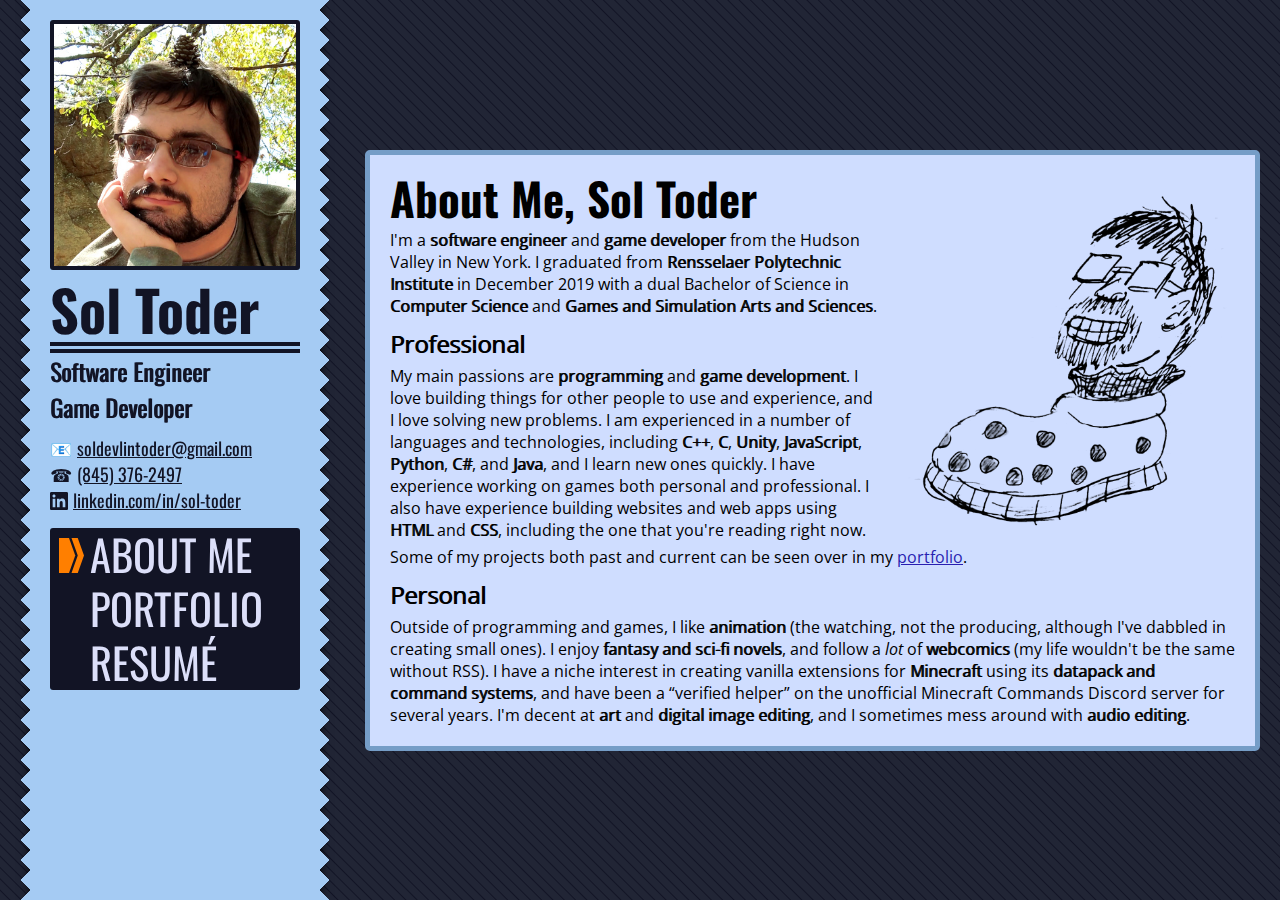
<file: index.html>
<!DOCTYPE html>
<html>
<head>
	<meta charset="UTF-8">
	<title>Sol Toder</title>
	<link href="https://fonts.googleapis.com/css?family=Open+Sans|Oswald" rel="stylesheet">
	<link rel="stylesheet" type="text/css" href="/res/style.css">
	<link rel="shortcut icon" href="/favicon.png">
	<script async src="https://platform.twitter.com/widgets.js"></script>
	<meta name="viewport" content="width=device-width, initial-scale=1.0">
	<meta itemprop="gen-timestamp" content="1595540231.609218">
</head>
<body>
	<header id="sidebar">
		<img src="/img/me.jpg" alt="My handsome mug">
		<div class="personal-info">
			<h1>Sol Toder</h1>
			<h2 class="job-title">Software Engineer</h2>
			<h2 class="job-title">Game Developer</h2>
			<div class="contact">
				<a href="mailto:soldevlintoder@gmail.com">soldevlintoder@gmail.com</a>
				<a href="tel:+1-845-376-2497">(845) 376-2497</a>
				<a href="https://www.linkedin.com/in/sol-toder/">linkedin.com/in/sol-toder</a>
			</div>
		</div>
		<nav id="navbar" class="static-chevron">
			<div class="selector"></div>
			<a href="/" class="current">ABOUT ME</a>
			<a href="/portfolio">PORTFOLIO</a>
			<a href="/resume">RESUMÉ</a>
		</nav>
	</header>
	<div id="page-wrapper">
		<div class="loading-bar-wrapper">
			<div class="loading-bar-text">LOADING</div>
			<div class="loading-bar-bg"><div class="loading-bar"></div></div>
		</div>
		<main id="page">
<article class="images-right">
	<img src="/img/crocman.png">
	<h1>About Me, Sol Toder</h1>
	<main>
		<p>
		I'm a <strong>software engineer</strong> and <strong>game developer</strong> from the Hudson Valley in New York. I graduated from <strong>Rensselaer Polytechnic Institute</strong> in December 2019 with a dual Bachelor of Science in <strong>Computer Science</strong> and <strong>Games and Simulation Arts and Sciences</strong>.
		</p>
		<h2>Professional</h2>
		<p>
		My main passions are <strong>programming</strong> and <strong>game development</strong>. I love building things for other people to use and experience, and I love solving new problems. I am experienced in a number of languages and technologies, including <strong>C++</strong>, <strong>C</strong>, <strong>Unity</strong>, <strong>JavaScript</strong>, <strong>Python</strong>, <strong>C#</strong>, and <strong>Java</strong>, and I learn new ones quickly. I have experience working on games both personal and professional. I also have experience building websites and web apps using <strong>HTML</strong> and <strong>CSS</strong>, including the one that you're reading right now.
		</p>
		<p>
		Some of my projects both past and current can be seen over in my <a href="/portfolio">portfolio</a>.
		</p>
		<h2>Personal</h2>
		<p>
		Outside of programming and games, I like <strong>animation</strong> (the watching, not the producing, although I've dabbled in creating small ones). I enjoy <strong>fantasy and sci-fi novels</strong>, and follow a <em>lot</em> of <strong>webcomics</strong> (my life wouldn't be the same without RSS). I have a niche interest in creating vanilla extensions for <strong>Minecraft</strong> using its <strong>datapack and command systems</strong>, and have been a “verified helper” on the unofficial Minecraft Commands Discord server for several years. I'm decent at <strong>art</strong> and <strong>digital image editing</strong>, and I sometimes mess around with <strong>audio editing</strong>.
		</p>
	</main>
</article>
		</main>
	</div>
	<script src="/res/dynamic-navbar.js"></script>
</body>
</html>
</file>
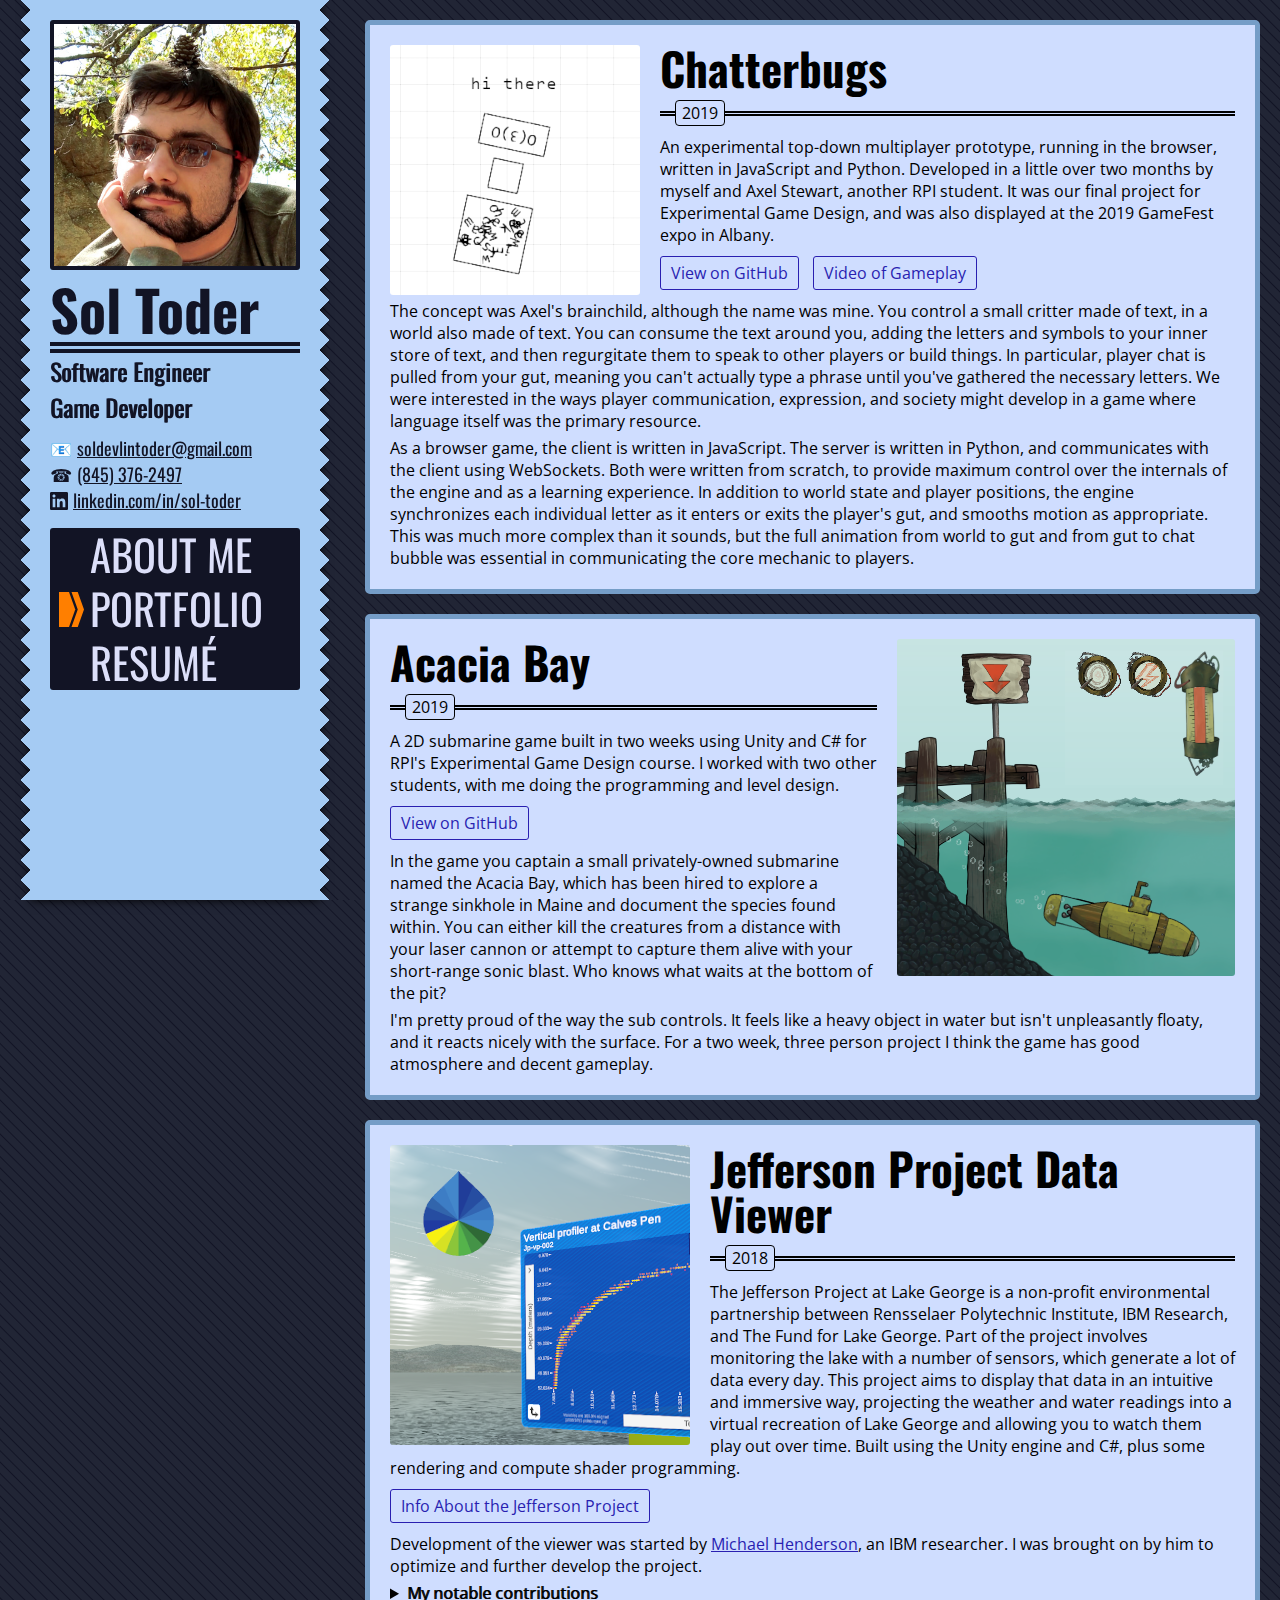
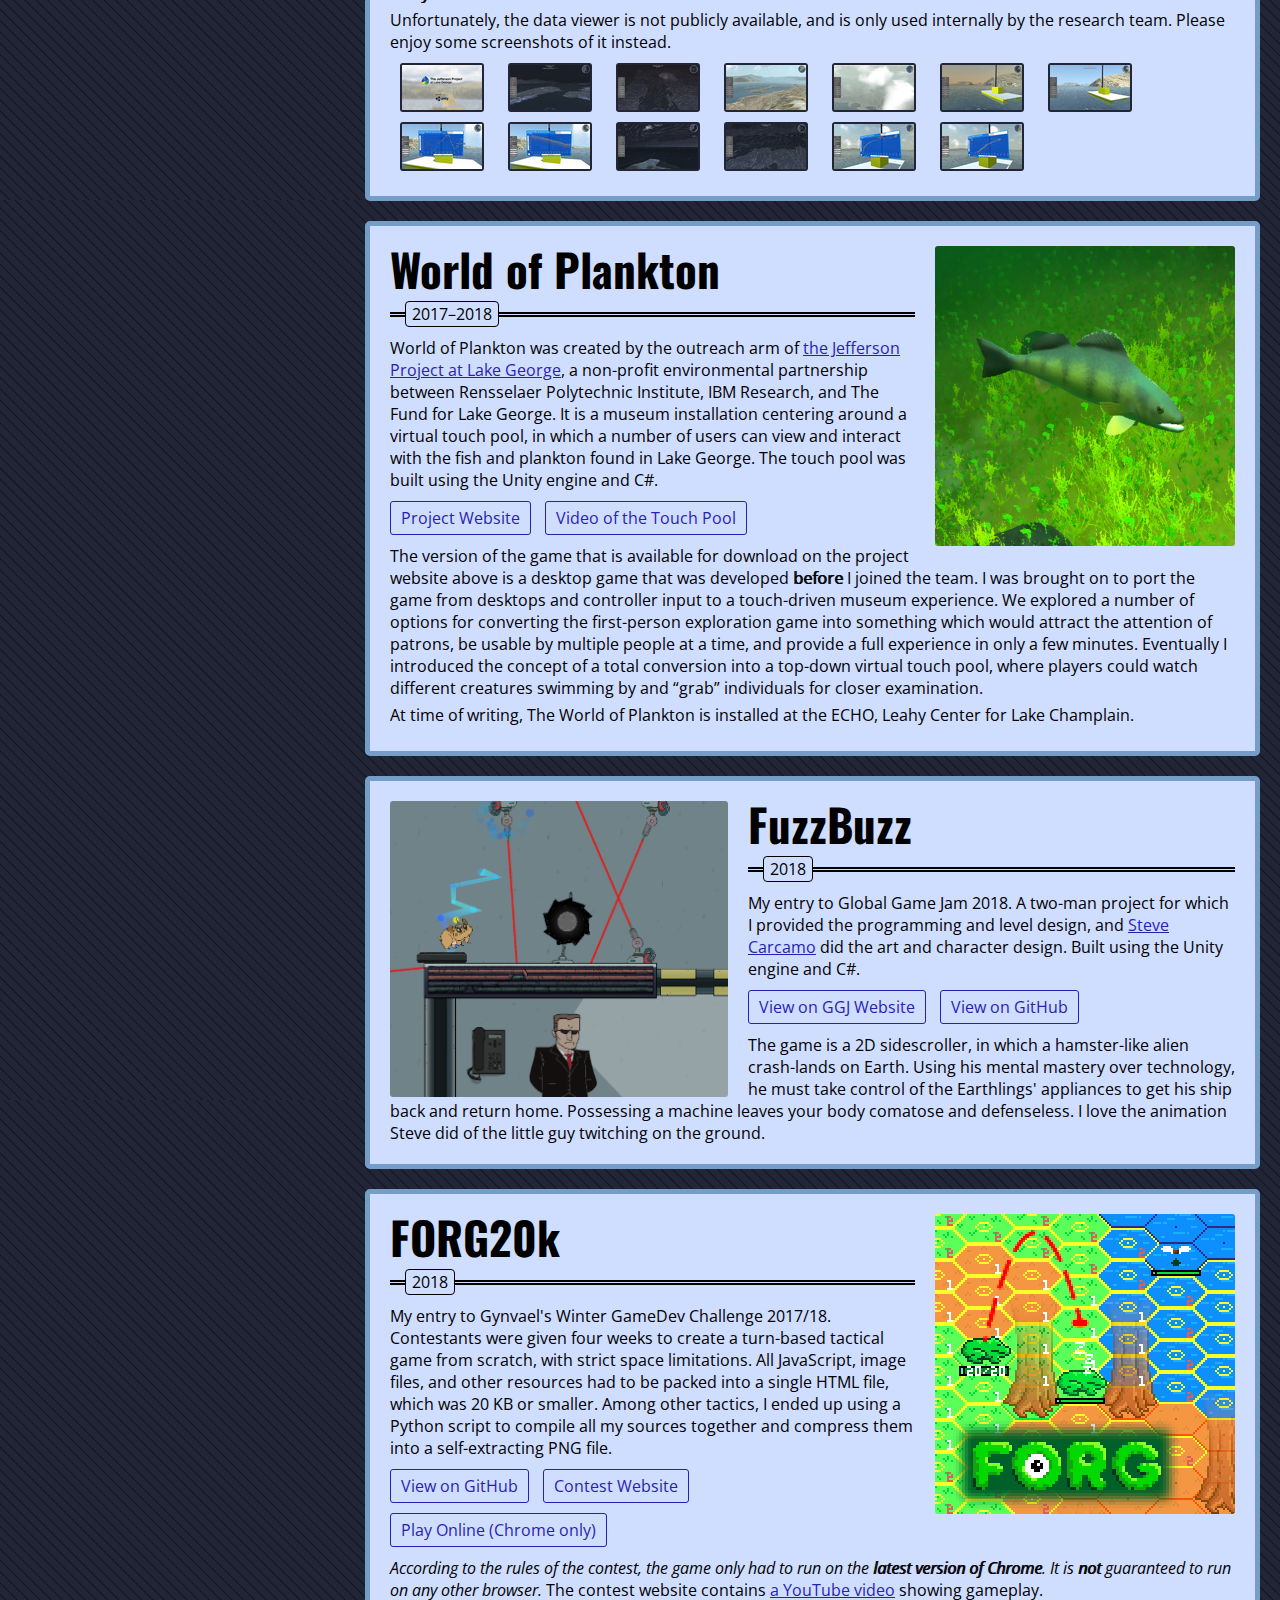
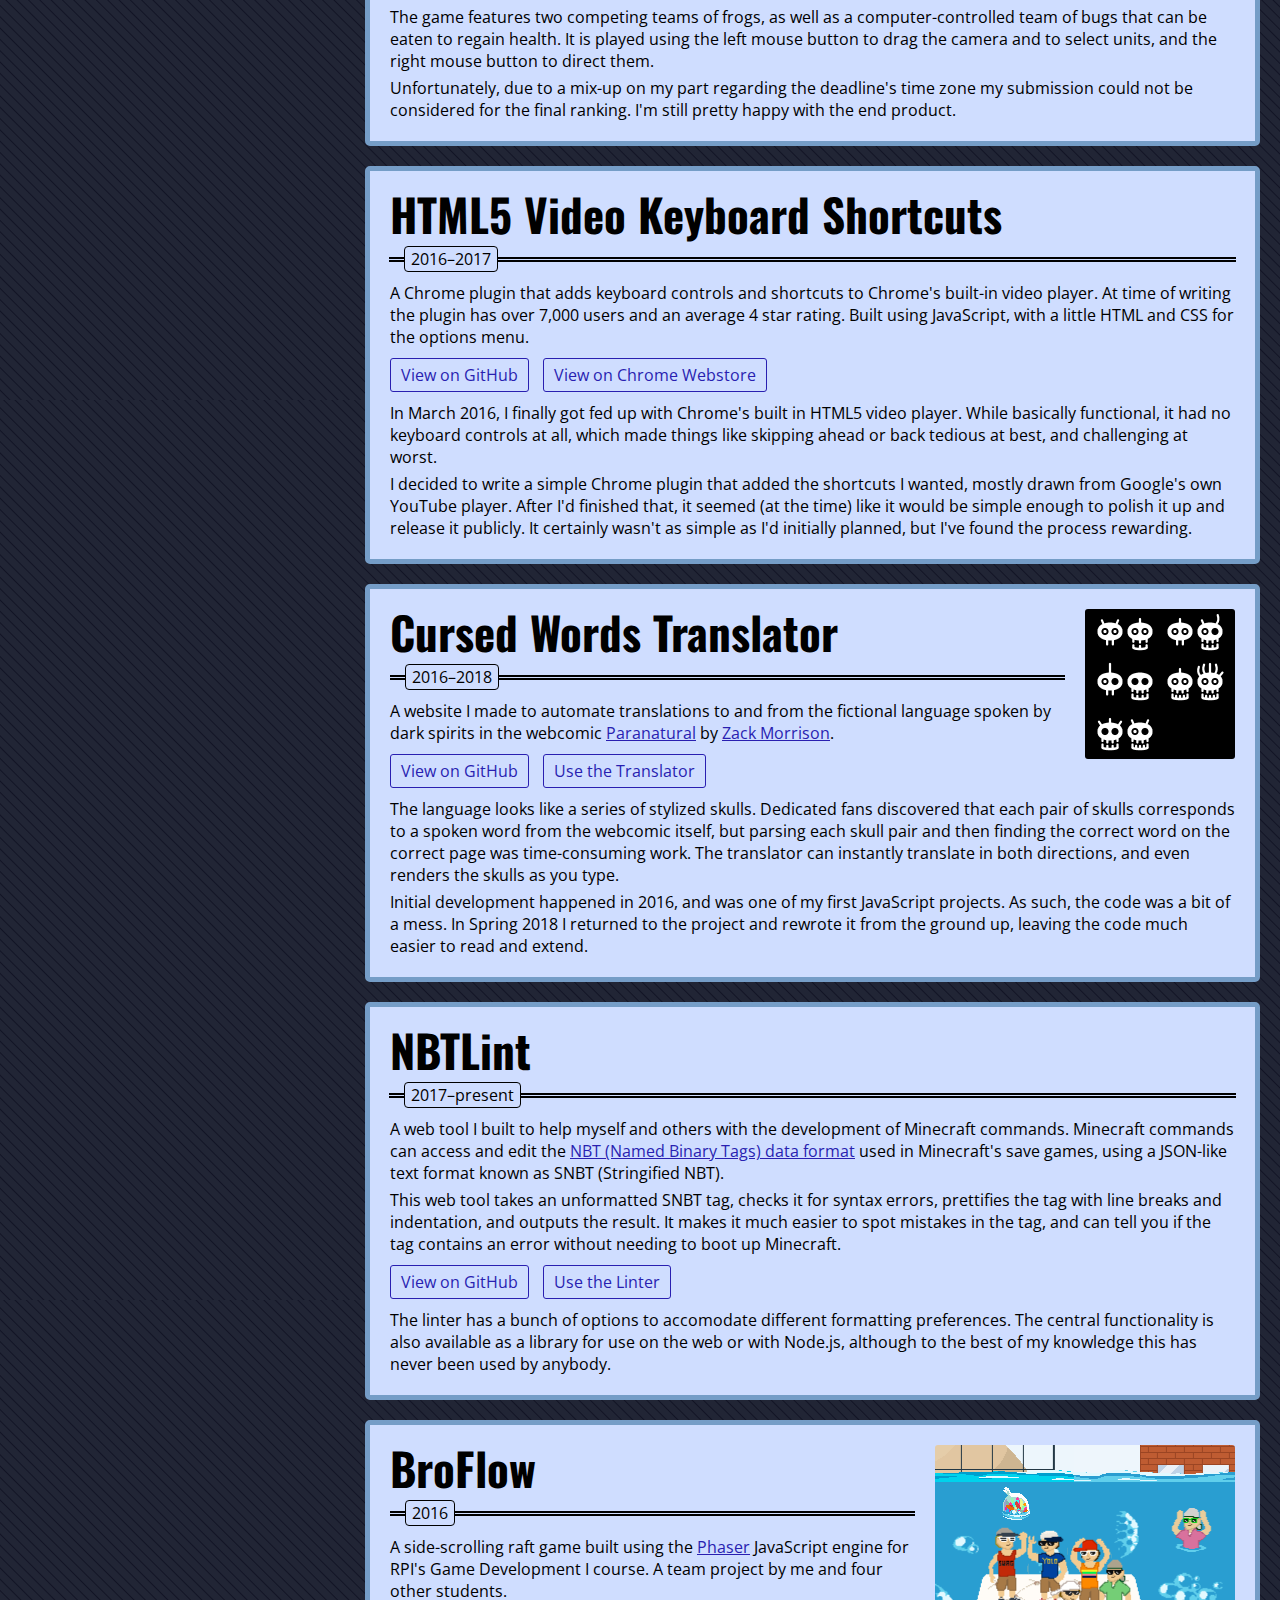
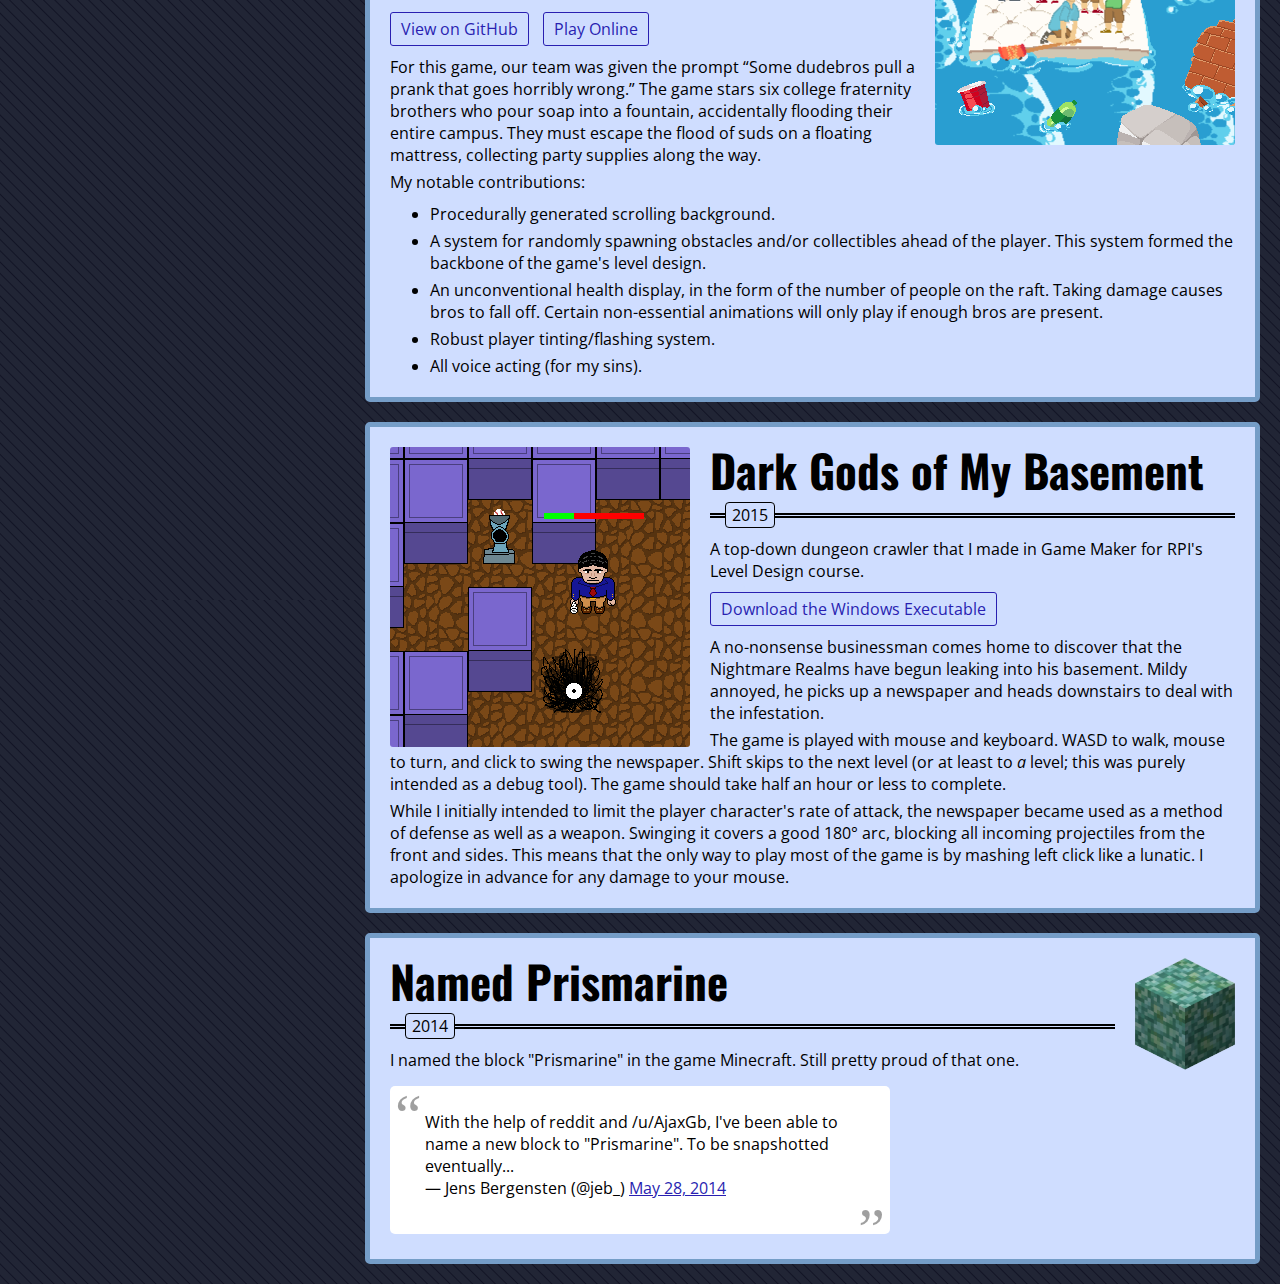
<file: portfolio/index.html>
<!DOCTYPE html>
<html>
<head>
	<meta charset="UTF-8">
	<title>Sol Toder</title>
	<link href="https://fonts.googleapis.com/css?family=Open+Sans|Oswald" rel="stylesheet">
	<link rel="stylesheet" type="text/css" href="/res/style.css">
	<link rel="shortcut icon" href="/favicon.png">
	<script async src="https://platform.twitter.com/widgets.js"></script>
	<meta name="viewport" content="width=device-width, initial-scale=1.0">
	<meta itemprop="gen-timestamp" content="1602022546.458305">
</head>
<body>
	<header id="sidebar">
		<img src="/img/me.jpg" alt="My handsome mug">
		<div class="personal-info">
			<h1>Sol Toder</h1>
			<h2 class="job-title">Software Engineer</h2>
			<h2 class="job-title">Game Developer</h2>
			<div class="contact">
				<a href="mailto:soldevlintoder@gmail.com">soldevlintoder@gmail.com</a>
				<a href="tel:+1-845-376-2497">(845) 376-2497</a>
				<a href="https://www.linkedin.com/in/sol-toder/">linkedin.com/in/sol-toder</a>
			</div>
		</div>
		<nav id="navbar" class="static-chevron">
			<div class="selector"></div>
			<a href="/">ABOUT ME</a>
			<a href="/portfolio" class="current">PORTFOLIO</a>
			<a href="/resume">RESUMÉ</a>
		</nav>
	</header>
	<div id="page-wrapper">
		<div class="loading-bar-wrapper">
			<div class="loading-bar-text">LOADING</div>
			<div class="loading-bar-bg"><div class="loading-bar"></div></div>
		</div>
		<main id="page">
<article>
	<img src="/img/portfolio/chatterbugs.png">
	<h1>Chatter&shy;bugs</h1>
	<div class="divider-label">
		<time>2019</time>
	</div>
	<main>
		<p>
			An experimental top-down multiplayer prototype, running in the browser, written in JavaScript and Python. Developed in a little over two months by myself and Axel Stewart, another RPI student. It was our final project for Experimental Game Design, and was also displayed at the 2019 GameFest expo in Albany.
		</p>
		<p>
		<a class="small-button" href="https://github.com/AjaxGb/Chatterbugs">
			View on GitHub
		</a>
		<a class="small-button" href="/res/chatterbugs-gameplay.mp4">
			Video of Gameplay
		</a>
		</p>
		<p>
			The concept was Axel's brainchild, although the name was mine. You control a small critter made of text, in a world also made of text. You can consume the text around you, adding the letters and symbols to your inner store of text, and then regurgitate them to speak to other players or build things. In particular, player chat is pulled from your gut, meaning you can't actually type a phrase until you've gathered the necessary letters. We were interested in the ways player communication, expression, and society might develop in a game where language itself was the primary resource.
		</p>
		<p>
			As a browser game, the client is written in JavaScript. The server is written in Python, and communicates with the client using WebSockets. Both were written from scratch, to provide maximum control over the internals of the engine and as a learning experience. In addition to world state and player positions, the engine synchronizes each individual letter as it enters or exits the player's gut, and smooths motion as appropriate. This was much more complex than it sounds, but the full animation from world to gut and from gut to chat bubble was essential in communicating the core mechanic to players.
		</p>
	</main>
</article>
<article>
	<img src="/img/portfolio/acacia-bay.png">
	<h1>Acacia Bay</h1>
	<div class="divider-label">
		<time>2019</time>
	</div>
	<main>
		<p>
			A 2D submarine game built in two weeks using Unity and C# for RPI's Experimental Game Design course. I worked with two other students, with me doing the programming and level design.
		</p>
		<p>
		<a class="small-button" href="https://github.com/AjaxGb/Murkwater-Curiosities">
			View on GitHub
		</a>
		</p>
		<p>
			In the game you captain a small privately-owned submarine named the Acacia Bay, which has been hired to explore a strange sinkhole in Maine and document the species found within. You can either kill the creatures from a distance with your laser cannon or attempt to capture them alive with your short-range sonic blast. Who knows what waits at the bottom of the pit?
		</p>
		<p>
			I'm pretty proud of the way the sub controls. It feels like a heavy object in water but isn't unpleasantly floaty, and it reacts nicely with the surface. For a two week, three person project I think the game has good atmosphere and decent gameplay.
		</p>
	</main>
</article>
<article>
	<img src="/img/portfolio/jeff-proj.png">
	<h1>Jefferson Project Data Viewer</h1>
	<div class="divider-label">
		<time>2018</time>
	</div>
	<main>
		<p>
			The Jefferson Project at Lake George is a non-profit environmental partnership between Rensselaer Polytechnic Institute, IBM Research, and The Fund for Lake George. Part of the project involves monitoring the lake with a number of sensors, which generate a lot of data every day. This project aims to display that data in an intuitive and immersive way, projecting the weather and water readings into a virtual recreation of Lake George and allowing you to watch them play out over time. Built using the Unity engine and C#, plus some rendering and compute shader programming.
		</p>
		<p>
		<a class="small-button" href="https://jeffersonproject.rpi.edu/about">
			Info About the Jefferson Project
		</a>
		</p>
		<p>
			Development of the viewer was started by <a href="https://researcher.watson.ibm.com/researcher/view.php?person=us-mhender">Michael Henderson</a>, an IBM researcher. I was brought on by him to optimize and further develop the project.
		</p>
		<details>
		<summary class="colon-summary">My notable contributions</summary>
		<ul>
			<li>Greatly optimized the terrain system, which was one of the main performance bottlenecks. The terrain system uses high-resolution draped terrain images pulled from a remote server, rather than the texture splatting more commonly seen in games. This made balancing looks, network speeds, memory usage, and GPU bandwidth a challenge. By improving chunk sizing and resizing, caching, data structures, and mesh creation, I was able to make it run at a consistent framerate on target systems.</li>
			<li>Greatly optimized the system used for drawing wind and water currents. The updated system makes heavy use of the GPU for updating and rendering particles, leading to an extreme improvement in performance.</li>
			<li>Optimized and improved the system that placed points of interest in the world, such as sensor platforms. PoI are now created dynamically based on data from the remote server instead of placed by hand, meaning that new sensors will be automatically integrated.</li>
			<li>Added completely new holographic displays to all sensor platforms, allowing users to easily bring up a graph of any value the sensor tracks. The graph can display the progression of a value over time, or compare two different values.</li>
			<li>Added the ability for the automatic progression of time to halt and wait for necessary resources to load.</li>
			<li>Redesigned a large part of the UI for better looks, user experience, and performance. This includes redesigning the date/time selector and the mini map, and creating the compass rose at the bottom and the "Waiting for" display at the top.</li>
			<li>Integrated a day-night cycle and weather plugin with the existing date and time system.</li>
			<li>Began work on displaying the cloud density data. The current system uses horizontal slices, but I was looking into a raytraced rendering system.</li>
		</ul>	
		</details>
		<p>
		Unfortunately, the data viewer is not publicly available, and is only used internally by the research team. Please enjoy some screenshots of it instead.
		</p>
		<p class="gallery">
			<a href="/img/screenshots/jp-viewer/jp1.jpg">
				<img src="/img/screenshots/jp-viewer/th-jp1.jpg">
			</a>
			<a href="/img/screenshots/jp-viewer/jp2.jpg">
				<img src="/img/screenshots/jp-viewer/th-jp2.jpg">
			</a>
			<a href="/img/screenshots/jp-viewer/jp3.jpg">
				<img src="/img/screenshots/jp-viewer/th-jp3.jpg">
			</a>
			<a href="/img/screenshots/jp-viewer/jp4.jpg">
				<img src="/img/screenshots/jp-viewer/th-jp4.jpg">
			</a>
			<a href="/img/screenshots/jp-viewer/jp5.jpg">
				<img src="/img/screenshots/jp-viewer/th-jp5.jpg">
			</a>
			<a href="/img/screenshots/jp-viewer/jp6.jpg">
				<img src="/img/screenshots/jp-viewer/th-jp6.jpg">
			</a>
			<a href="/img/screenshots/jp-viewer/jp7.jpg">
				<img src="/img/screenshots/jp-viewer/th-jp7.jpg">
			</a>
			<a href="/img/screenshots/jp-viewer/jp8.jpg">
				<img src="/img/screenshots/jp-viewer/th-jp8.jpg">
			</a>
			<a href="/img/screenshots/jp-viewer/jp9.jpg">
				<img src="/img/screenshots/jp-viewer/th-jp9.jpg">
			</a>
			<a href="/img/screenshots/jp-viewer/jp10.jpg">
				<img src="/img/screenshots/jp-viewer/th-jp10.jpg">
			</a>
			<a href="/img/screenshots/jp-viewer/jp11.jpg">
				<img src="/img/screenshots/jp-viewer/th-jp11.jpg">
			</a>
			<a href="/img/screenshots/jp-viewer/jp12.jpg">
				<img src="/img/screenshots/jp-viewer/th-jp12.jpg">
			</a>
			<a href="/img/screenshots/jp-viewer/jp13.jpg">
				<img src="/img/screenshots/jp-viewer/th-jp13.jpg">
			</a>
		</p>
	</main>
</article>
<article>
	<img src="/img/portfolio/wop.png">
	<h1>World of Plankton</h1>
	<div class="divider-label">
		<time>2017&ndash;2018</time>
	</div>
	<main>
		<p>
		World of Plankton was created by the outreach arm of <a href="http://jeffersonproject.rpi.edu/">the Jefferson Project at Lake George</a>, a non-profit environmental partnership between Rensselaer Polytechnic Institute, IBM Research, and The Fund for Lake George. It is a museum installation centering around a virtual touch pool, in which a number of users can view and interact with the fish and plankton found in Lake George. The touch pool was built using the Unity engine and C#.
		</p>
		<p>
		<a class="small-button" href="http://www.arts.rpi.edu/~ruiz/WorldOfPlankton/WOP.htm">
			Project Website
		</a>
		<a class="small-button" href="https://vimeo.com/293483884">
			Video of the Touch Pool
		</a>
		</p>
		<p>
		The version of the game that is available for download on the project website above is a desktop game that was developed <strong>before</strong> I joined the team. I was brought on to port the game from desktops and controller input to a touch-driven museum experience. We explored a number of options for converting the first-person exploration game into something which would attract the attention of patrons, be usable by multiple people at a time, and provide a full experience in only a few minutes. Eventually I introduced the concept of a total conversion into a top-down virtual touch pool, where players could watch different creatures swimming by and &ldquo;grab&rdquo; individuals for closer examination.
		</p>
		<p>
		At time of writing, The World of Plankton is installed at the ECHO, Leahy Center for Lake Champlain.
		</p>
		</p>
	</main>
</article>
<article>
	<img src="/img/portfolio/fuzzbuzz.png">
	<h1>FuzzBuzz</h1>
	<div class="divider-label">
		<time>2018</time>
	</div>
	<main>
		<p>
		My entry to Global Game Jam 2018. A two-man project for which I provided the programming and level design, and <a href="http://cargocollective.com/stevecarcamo">Steve Carcamo</a> did the art and character design. Built using the Unity engine and C#.
		</p>
		<p>
		<a class="small-button" href="https://globalgamejam.org/2018/games/fuzzbuzz">
			View on GGJ Website
		</a>
		<a class="small-button" href="https://github.com/AjaxGb/FuzzBuzz">
			View on GitHub
		</a>
		</p>
		<p>
		The game is a 2D sidescroller, in which a hamster-like alien crash-lands on Earth. Using his mental mastery over technology, he must take control of the Earthlings' appliances to get his ship back and return home. Possessing a machine leaves your body comatose and defenseless. I love the animation Steve did of the little guy twitching on the ground.
		</p>
	</main>
</article>
<article>
	<img src="/img/portfolio/forg.png">
	<h1>FORG20k</h1>
	<div class="divider-label">
		<time>2018</time>
	</div>
	<main>
		<p>
		My entry to Gynvael's Winter GameDev Challenge 2017/18. Contestants were given four weeks to create a turn-based tactical game from scratch, with strict space limitations. All JavaScript, image files, and other resources had to be packed into a single HTML file, which was 20 KB or smaller. Among other tactics, I ended up using a Python script to compile all my sources together and compress them into a self-extracting PNG file.
		</p>
		<p>
		<a class="small-button" href="https://github.com/AjaxGb/forg20k">
			View on GitHub
		</a>
		<a class="small-button" href="http://gwgc2017.gynvael.tv">
			Contest Website
		</a>
		<a class="small-button" href="/forg20k">
			Play Online (Chrome only)
		</a>
		</p>
		<p>
		<em>According to the rules of the contest, the game only had to run on the <strong>latest version of Chrome</strong>. It is <strong>not</strong> guaranteed to run on any other browser.</em> The contest website contains <a href="https://www.youtube.com/watch?v=McwworxULg0">a YouTube video</a> showing gameplay.
		</p>
		<p>
		The game features two competing teams of frogs, as well as a computer-controlled team of bugs that can be eaten to regain health. It is played using the left mouse button to drag the camera and to select units, and the right mouse button to direct them.
		</p>
		<p>
		Unfortunately, due to a mix-up on my part regarding the deadline's time zone my submission could not be considered for the final ranking. I'm still pretty happy with the end product.
		</p>
	</main>
</article>
<article>
	<h1>HTML5 Video Keyboard Shortcuts</h1>
	<div class="divider-label">
		<time>2016&ndash;2017</time>
	</div>
	<main>
		<p>
		A Chrome plugin that adds keyboard controls and shortcuts to Chrome's built-in video player. At time of writing the plugin has over 7,000 users and an average 4 star rating. Built using JavaScript, with a little HTML and CSS for the options menu.
		</p>
		<p>
		<a class="small-button" href="https://github.com/AjaxGb/Better-Chrome-Native-Video">
			View on GitHub
		</a>
		<a class="small-button" href="https://chrome.google.com/webstore/detail/html5-video-keyboard-shor/llhmaciggnibnbdokidmbilklceaobae">
			View on Chrome Webstore
		</a>
		</p>
		<p>
		In March 2016, I finally got fed up with Chrome's built in HTML5 video player. While basically functional, it had no keyboard controls at all, which made things like skipping ahead or back tedious at best, and challenging at worst.
		</p>
		<p>
		I decided to write a simple Chrome plugin that added the shortcuts I wanted, mostly drawn from Google's own YouTube player. After I'd finished that, it seemed (at the time) like it would be simple enough to polish it up and release it publicly. It certainly wasn't as simple as I'd initially planned, but I've found the process rewarding.
		</p>
	</main>
</article>
<article>
	<img src="/img/portfolio/cursed-words-translator.png">
	<h1>Cursed Words Translator</h1>
	<div class="divider-label">
		<time>2016&ndash;2018</time>
	</div>
	<main>
		<p>
		A website I made to automate translations to and from the fictional language spoken by dark spirits in the webcomic <a href="http://www.paranatural.net/">Paranatural</a> by <a href="https://twitter.com/paranaturalzack">Zack Morrison</a>.
		</p>
		<p>
		<a class="small-button" href="https://github.com/AjaxGb/CursedWords/">
			View on GitHub
		</a>
		<a class="small-button" href="/CursedWords/">
			Use the Translator
		</a>
		</p>
		<p>
		The language looks like a series of stylized skulls. Dedicated fans discovered that each pair of skulls corresponds to a spoken word from the webcomic itself, but parsing each skull pair and then finding the correct word on the correct page was time-consuming work. The translator can instantly translate in both directions, and even renders the skulls as you type.
		</p>
		<p>
		Initial development happened in 2016, and was one of my first JavaScript projects. As such, the code was a bit of a mess. In Spring 2018 I returned to the project and rewrote it from the ground up, leaving the code much easier to read and extend. 
		</p>
	</main>
</article>
<article>
	<h1>NBTLint</h1>
	<div class="divider-label">
		<time>2017&ndash;present</time>
	</div>
	<main>
		<p>
		A web tool I built to help myself and others with the development of Minecraft commands. Minecraft commands can access and edit the <a href="https://minecraft.gamepedia.com/NBT_format">NBT (Named Binary Tags) data format</a> used in Minecraft's save games, using a JSON-like text format known as SNBT (Stringified NBT).
		</p>
		<p>
		This web tool takes an unformatted SNBT tag, checks it for syntax errors, prettifies the tag with line breaks and indentation, and outputs the result. It makes it much easier to spot mistakes in the tag, and can tell you if the tag contains an error without needing to boot up Minecraft.
		</p>
		<p>
		<a class="small-button" href="https://github.com/AjaxGb/NBTLint/">
			View on GitHub
		</a>
		<a class="small-button" href="/NBTLint/">
			Use the Linter
		</a>
		</p>
		<p>
		The linter has a bunch of options to accomodate different formatting preferences. The central functionality is also available as a library for use on the web or with Node.js, although to the best of my knowledge this has never been used by anybody.
		</p>
	</main>
</article>
<article>
	<img src="/img/portfolio/broflow.png">
	<h1>BroFlow</h1>
	<div class="divider-label">
		<time>2016</time>
	</div>
	<main>
		<p>
		A side-scrolling raft game built using the
		<a href="https://phaser.io/">Phaser</a> JavaScript engine for RPI's Game Development I course. A team project by me and four other students.
		</p>
		<p>
		<a class="small-button" href="https://github.com/swood456/BroFlow/">
			View on GitHub
		</a>
		<a class="small-button" href="https://swood456.github.io/BroFlow/">
			Play Online
		</a>
		</p>
		<p>
		For this game, our team was given the prompt <q>Some dudebros pull a prank that goes horribly wrong.</q> The game stars six college fraternity brothers who pour soap into a fountain, accidentally flooding their entire campus. They must escape the flood of suds on a floating mattress, collecting party supplies along the way.
		</p>
		<p>
		My notable contributions:
		</p>
		<ul>
			<li>Procedurally generated scrolling background.</li>
			<li>A system for randomly spawning obstacles and/or collectibles ahead of the player. This system formed the backbone of the game's level design.</li>
			<li>An unconventional health display, in the form of the number of people on the raft. Taking damage causes bros to fall off. Certain non-essential animations will only play if enough bros are present.</li>
			<li>Robust player tinting/flashing system.</li>
			<li>All voice acting (for my sins).</li>
		</ul>
	</main>
</article>
<article>
	<img src="/img/portfolio/dark-gods.png">
	<h1>Dark Gods of My Basement</h1>
	<div class="divider-label">
		<time>2015</time>
	</div>
	<main>
		<p>
		A top-down dungeon crawler that I made in Game Maker for RPI's Level Design course.
		</p>
		<p>
		<a class="small-button" href="/res/DarkGodsofMyBasement.exe" download>
			Download the Windows Executable
		</a>
		</p>
		<p>
		A no-nonsense businessman comes home to discover that the Nightmare Realms have begun leaking into his basement. Mildy annoyed, he picks up a newspaper and heads downstairs to deal with the infestation.
		</p>
		<p>
		The game is played with mouse and keyboard. WASD to walk, mouse to turn, and click to swing the newspaper. Shift skips to the next level (or at least to <em>a</em> level; this was purely intended as a debug tool). The game should take half an hour or less to complete.
		</p>
		<p>
		While I initially intended to limit the player character's rate of attack, the newspaper became used as a method of defense as well as a weapon. Swinging it covers a good 180&deg; arc, blocking all incoming projectiles from the front and sides. This means that the only way to play most of the game is by mashing left click like a lunatic. I apologize in advance for any damage to your mouse.
		</p>
	</main>
</article>
<article>
	<img src="/img/portfolio/prismarine.png" width="100">
	<h1>Named Prismarine</h1>
	<div class="divider-label">
		<time>2014</time>
	</div>
	<main>
		<p>
		I named the block "Prismarine" in the game Minecraft. Still pretty proud of that one.
		</p>
		<p>
		<blockquote class="twitter-tweet" data-lang="en" data-width="500" data-dnt="true">
			<p lang="en" dir="ltr">
			With the help of reddit and /u/AjaxGb, I&#39;ve been able to name a new block to &quot;Prismarine&quot;. To be snapshotted eventually...
			</p>
			&mdash; Jens Bergensten (@jeb_) <a href="https://twitter.com/jeb_/status/471606042460430336?ref_src=twsrc%5Etfw">May 28, 2014</a>
		</blockquote>
		</p>
	</main>
</article>
		</main>
	</div>
	<script src="/res/dynamic-navbar.js"></script>
</body>
</html>
</file>
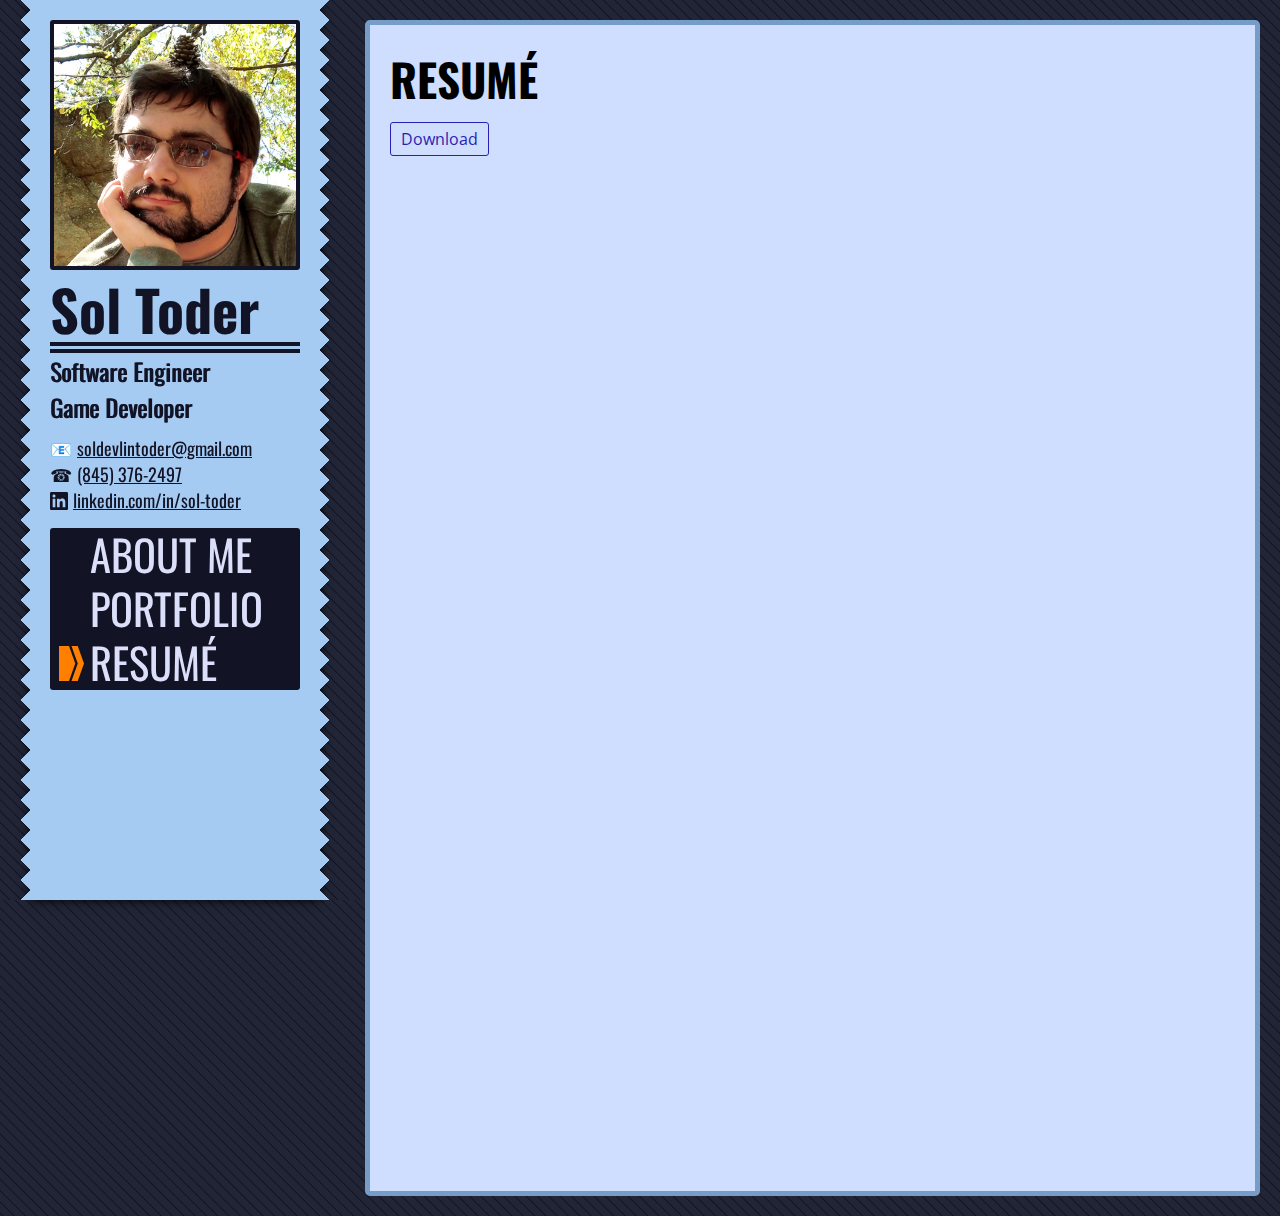
<file: resume/index.html>
<!DOCTYPE html>
<html>
<head>
	<meta charset="UTF-8">
	<title>Sol Toder</title>
	<link href="https://fonts.googleapis.com/css?family=Open+Sans|Oswald" rel="stylesheet">
	<link rel="stylesheet" type="text/css" href="/res/style.css">
	<link rel="shortcut icon" href="/favicon.png">
	<script async src="https://platform.twitter.com/widgets.js"></script>
	<meta name="viewport" content="width=device-width, initial-scale=1.0">
	<meta itemprop="gen-timestamp" content="1586545661.871776">
</head>
<body>
	<header id="sidebar">
		<img src="/img/me.jpg" alt="My handsome mug">
		<div class="personal-info">
			<h1>Sol Toder</h1>
			<h2 class="job-title">Software Engineer</h2>
			<h2 class="job-title">Game Developer</h2>
			<div class="contact">
				<a href="mailto:soldevlintoder@gmail.com">soldevlintoder@gmail.com</a>
				<a href="tel:+1-845-376-2497">(845) 376-2497</a>
				<a href="https://www.linkedin.com/in/sol-toder/">linkedin.com/in/sol-toder</a>
			</div>
		</div>
		<nav id="navbar" class="static-chevron">
			<div class="selector"></div>
			<a href="/">ABOUT ME</a>
			<a href="/portfolio">PORTFOLIO</a>
			<a href="/resume" class="current">RESUMÉ</a>
		</nav>
	</header>
	<div id="page-wrapper">
		<div class="loading-bar-wrapper">
			<div class="loading-bar-text">LOADING</div>
			<div class="loading-bar-bg"><div class="loading-bar"></div></div>
		</div>
		<main id="page">
<article>
	<header>
		<h1>RESUMÉ</h1>
	</header>
	<main>
		<p>
		<a class="small-button" href="/res/Sol Toder Resume.pdf">Download</a>
		</p>
		<p>
		<object data="/res/Sol Toder Resume.pdf" type="application/pdf" width="100%" height="1000px">
			<iframe src="https://docs.google.com/gview?url=https://www.soltoder.com/res/Sol%20Toder%20Resume.pdf&embedded=true" style="width:100%; height:1000px;" frameborder="0">
				Your browser does not support embedding PDFs. You can download my resume instead using the link above.
			</iframe>
		</object>
		</p>
	</main>
</article>
		</main>
	</div>
	<script src="/res/dynamic-navbar.js"></script>
</body>
</html>
</file>
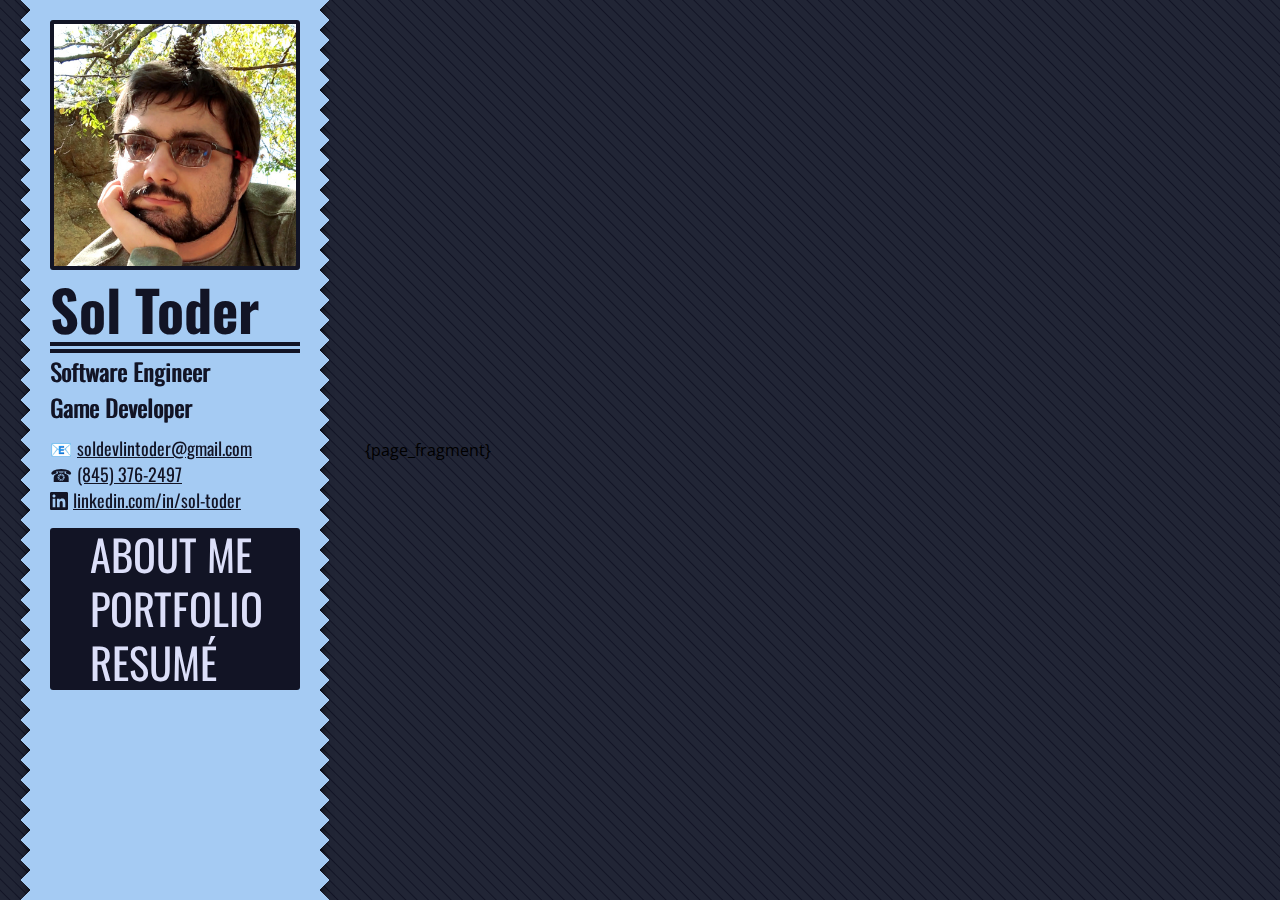
<file: fragments/_template.html>
<!DOCTYPE html>
<html>
<head>
	<meta charset="UTF-8">
	<title>Sol Toder</title>
	<link href="https://fonts.googleapis.com/css?family=Open+Sans|Oswald" rel="stylesheet">
	<link rel="stylesheet" type="text/css" href="/res/style.css">
	<link rel="shortcut icon" href="/favicon.png">
	<script async src="https://platform.twitter.com/widgets.js"></script>
	<meta name="viewport" content="width=device-width, initial-scale=1.0">
	<meta itemprop="gen-timestamp" content="{gen_timestamp}">
</head>
<body>
	<header id="sidebar">
		<img src="/img/me.jpg" alt="My handsome mug">
		<div class="personal-info">
			<h1>Sol Toder</h1>
			<h2 class="job-title">Software Engineer</h2>
			<h2 class="job-title">Game Developer</h2>
			<div class="contact">
				<a href="mailto:soldevlintoder@gmail.com">soldevlintoder@gmail.com</a>
				<a href="tel:+1-845-376-2497">(845) 376-2497</a>
				<a href="https://www.linkedin.com/in/sol-toder/">linkedin.com/in/sol-toder</a>
			</div>
		</div>
		<nav id="navbar" class="static-chevron">
			<div class="selector"></div>
			<a {side_link[/]}>ABOUT ME</a>
			<a {side_link[/portfolio]}>PORTFOLIO</a>
			<a {side_link[/resume]}>RESUMÉ</a>
		</nav>
	</header>
	<div id="page-wrapper">
		<div class="loading-bar-wrapper">
			<div class="loading-bar-text">LOADING</div>
			<div class="loading-bar-bg"><div class="loading-bar"></div></div>
		</div>
		<main id="page">
{page_fragment}
		</main>
	</div>
	<script src="/res/dynamic-navbar.js"></script>
</body>
</html>
</file>
<file: res/style.css>
html, body {
	height: 100%;
	background: #212535;
	background: repeating-linear-gradient(45deg, #212535, #212535 6px, #121425 7px, #212535 8px);
	font-family: "Open Sans", sans-serif;
}
* {
	margin: 0;
	box-sizing: border-box;
}
h2 {
	font-weight: normal;
	text-shadow: 1px 0;
}
strong {
	font-weight: normal;
	text-shadow: 0.7px 0;
}
time {
	white-space: nowrap;
}
a:link {
	color: #291fb1;
}
a:visited {
	color: #6a2077;
}
a:active {
	color: #c02;
}
a.small-button {
	display: inline-block;
	text-decoration: none;
	padding: 5px 10px;
	border-radius: 3px;
	border: 1px solid;
	margin: 5px 10px 5px 0;
}
a.small-button:last-child {
	margin-right: 0;
}
::-webkit-scrollbar {
	width: 10px;
	height: 10px;
	background: #121425;
}
::-webkit-scrollbar:hover {
	opacity: 0.7
}
::-webkit-scrollbar-thumb {
	background: #fff;
	border-radius: 10px;
}
::-webkit-scrollbar-corner {
	background: #0000;
}
#sidebar {
	display: block;
	position: fixed;
	margin-left: 30px;
	height: 100%;
	width: 290px;
	padding: 20px;
	background: #a5cbf3;
	color: #121425;
	font-family: "Oswald", "Arial Narrow", sans-serif;
	overflow: auto;
	box-shadow: 0px 0px 10px 0px black;
}
#sidebar::after, #sidebar::before {
	content: "";
	display: block;
	position: fixed;
	top: 0;
	width: 10px;
	height: 100%;
	background-size: 20px 20px;
	background-position: -5px 0;
}
#sidebar::before {
	left: 20px;
	background-image:
		linear-gradient(-135deg, #a5cbf3 10px, transparent 0),
		linear-gradient(-45deg, #a5cbf3 10px, transparent 0);
}
#sidebar::after {
	left: 320px;
	background-image:
		linear-gradient(135deg, #a5cbf3 10px, transparent 0),
		linear-gradient(45deg, #a5cbf3 10px, transparent 0);
}
#sidebar::-webkit-scrollbar-track:vertical,
#sidebar::-webkit-scrollbar-thumb:vertical {
	border-right: 5px solid #a5cbf3;
}
#sidebar img {
	width: 250px;
	height: 250px;
	background-color: #121425;
	border-radius: 3px;
	border: 4px solid #121425;
}
#sidebar h1 {
	font-size: 56px;
	border-bottom: 11px double #121425;
	line-height: 1.2;
	white-space: nowrap;
}
#sidebar .contact {
	margin: 10px 0 15px;
	font-size: 18px;
}
#sidebar a {
	display: block;
	color: #121425;
}
#sidebar .contact a {
	display: block;
	position: relative;
	padding-right: 10px;
}
#sidebar a::before { text-decoration: underline; } /* Fix IE underline bug */
#sidebar a[href^="mailto:"]::before {
	display: inline-block;
	content: "📧";
	margin-right: 5px;
	text-decoration: none;
}
#sidebar a[href^="tel:"]::before {
	display: inline-block;
	content: "☎";
	margin-right: 5px;
	text-decoration: none;
}
#sidebar a[href^="https://www.linkedin.com"]::before {
	display: inline-block;
	position: relative;
	top: 2px;
	content: "";
	width: 1em;
	height: 1em;
	background: no-repeat center url("/img/linkedin-icon.svg");
	margin-right: 5px;
	text-decoration: none;
}
#sidebar nav {
	position: relative;
	width: 250px;
	background-color: #121425;
	border-radius: 3px;
}
#sidebar nav .selector {
	height: 54px;
	width: 35px;
	position: absolute;
	-webkit-transition: top 0.75s cubic-bezier(0.25, 1, 0.25, 1); /* Safari */
	transition: top 0.75s cubic-bezier(0.25, 1, 0.25, 1);
	pointer-events: none;
}
#sidebar nav.static-chevron .selector {
	display: none;
}
#sidebar nav.static-chevron .current, #sidebar nav .selector {
	background-image: url("data:image/svg+xml,%3Csvg width='100' height='100' xmlns='http://www.w3.org/2000/svg'%3E%3Cpath d='M0 0v100h40l25-50L40 0H0z' fill='%23ff7f00'/%3E%3Cpath d='M50 0l25 50-25 50h25l25-50L75 0H50z' fill='%23ff7f00'/%3E%3C/svg%3E");
	background-repeat: no-repeat;
	background-size: 25px 35px;
	background-position: 9px center;
}
#sidebar nav a {
	font-size: 42.5px;
	height: 54px;
	line-height: 52px;
	vertical-align: middle;
	text-decoration: none;
	color: #dcdff9;
	-webkit-transition: padding-left 0.25s; /* Safari */
	transition: padding-left 0.25s;
	padding-left: 40px;
}
#sidebar nav a.current {
	pointer-events: none;
}
#sidebar nav a:hover {
	padding-left: 50px;
}
#page-wrapper {
	display: flex;
	position: relative;
	margin-left: 345px;
	justify-content: center;
	align-items: center;
	min-height: 100%;
}
.loading-bar-wrapper {
	display: inline-flex;
	flex-direction: column;
	align-items: center;
	position: absolute;
	padding: 15px 20px;
	background: #a5cbf3;
	-webkit-transition: opacity 0.3s linear; /* Safari */
	transition: opacity 0.3s linear;
	opacity: 0;
}
.loading .loading-bar-wrapper {
	opacity: 1;
}
.loading-bar-wrapper.hidden {
	opacity: 0;
}
.loading-bar-text {
	font-family: "Oswald", "Arial Narrow", sans-serif;
	color: #121425;
	font-size: 20px;
	letter-spacing: 0.2em;
	margin-right: -0.2em;
}
.loading-bar-bg {
	width: 150px;
	height: 3px;
	background: #12142530;
	margin: 6px 0 3px;
}
.loading-bar {
	background: #121425;
	height: 100%;
	width: 0;
}
#page {
	display: block;
	position: relative;
	z-index: 1;
	padding: 20px;
	height: 100%;
	width: 100%;
	overflow: auto;
	-webkit-transition: opacity 0.3s cubic-bezier(0.25, 1, 0.25, 1); /* Safari */
	transition: opacity 0.3s cubic-bezier(0.25, 1, 0.25, 1);
}
#page-wrapper.loading #page {
	opacity: 0;
}
#page::-webkit-scrollbar:vertical:corner-present {
	border-radius: 0 0 5px 5px;
}
#page::-webkit-scrollbar:horizontal {
	border-radius: 5px;
}
#page article {
	position: relative;
	max-width: 1000px;
	overflow: auto;
	margin: 0 auto 20px;
	background: #cfddff;
	border: 5px solid #759dc7;
	padding: 20px;
	border-radius: 5px;
}
#page article:last-child {
	margin-bottom: 0;
}
#page article > img {
	position: relative;
	border-radius: 3px;
	float: left;
	margin: 0 20px 0 0;
	max-width: 40%;
	max-height: 40%;
}
#page article:not(.images-left):nth-child(even) > img,
#page article.images-right > img {
	float: right;
	margin: 0 0 0 20px;
}
#page article > h1 {
	line-height: 1;
	margin-bottom: 0.2em;
}
.divider-label {
	display: flex;
	margin: 10px -1px;
}
.divider-label > * {
	display: inline-block;
	padding: 1px 6px;
	border: 1px solid currentColor;
	border-radius: 4px;
}
.divider-label::before,
.divider-label::after {
	content: "";
	display: inline-block;
	height: 0;
	margin: auto 0;
	flex-grow: 1;
	border-top: 5px double currentColor;
}
.divider-label::before {
	max-width: 15px;
}
#page h1 {
	font-family: "Oswald", "Arial Narrow", sans-serif;
	font-size: 45px;
}
#page article main > * {
	margin-top: 10px;
}
#page article main p,
#page article main li,
#page article main details,
#page article main details > * > li:first-child {
	margin-top: 5px;
}
#page article main:first-child p:first-child,
#page article > p:first-child,
#page article li:first-child {
	margin-top: 0;
}
#page article .gallery > * {
	display: inline-block;
	margin: 5px 10px;
	border: 2px solid #212535;
	border-radius: 3px;
}
#page article .gallery > * * {
	margin: 0;
	vertical-align: bottom;
}
#page article ul,
#page article ol {
	overflow: auto;
}
#page article details summary {
	text-shadow: 0.7px 0;
}
#page article details[open] summary.colon-summary {
	text-shadow: inherit;
}
#page article details[open] summary.colon-summary::after {
	content: ":";
}
#page article blockquote {
	display: inline-block;
	position: relative;
	padding: 20px 35px 35px;
	border-radius: 5px;
}
#page article blockquote:before,
#page article blockquote:after {
	position: absolute;
	font-family: "Times New Roman", Times, serif;
	font-size: 60px;
	color: #00000060;
}
#page article blockquote:before {
	content: "\201C";
	top: -5px;
	left: 5px;
}
#page article blockquote:after {
	content: "\201D";
	bottom: -30px;
	right: 5px;
}
#page article blockquote.twitter-tweet {
	background: white;
	max-width: 500px;
}
#page article twitterwidget {
	overflow: auto;
}

@media (max-width: 1100px) {
	#sidebar {
		display: flex;
		position: relative;
		overflow: visible;
		margin: 0;
		padding: 18px 20px 15px;
		align-items: center;
		justify-content: space-between;
		width: 100%;
		height: 210px;
	}
	#sidebar::before {
		content: none;
	}
	#sidebar::after {
		position: absolute;
		top: 205px;
		height: 20px;
		width: 100%;
		left: 0;
		background-image:
			linear-gradient(135deg, #a5cbf3 10px, transparent 0),
			linear-gradient(225deg, #a5cbf3 10px, transparent 0);
	}
	#sidebar > * {
		display: inline-block;
	}
	#sidebar img {
		width: unset;
		height: 100%;
	}
	#sidebar .job-title {
		display: none;
	}
	#sidebar .personal-info {
		margin: 0 5px;
		flex-grow: 0.6;
	}
	#sidebar nav {
		flex-grow: 0.2;
	}
	#page-wrapper {
		margin: 0;
	}
	#page article {
		max-width: unset;
		margin: 0;
		margin-bottom: 20px;
	}
}

@media (max-width: 725px) {
	#sidebar {
		height: 170px;
		padding: 0 10px;
	}
	#sidebar::after {
		top: 165px;
	}
	#sidebar img {
		height: 150px;
	}
	#sidebar h1 {
		font-size: 40px;
	}
	#sidebar .contact {
		font-size: 15px;
	}
	#sidebar nav {
		width: 200px;
	}
	#sidebar nav a {
		font-size: 35px;
		height: 48px;
		line-height: 45px;
		padding-left: 35px;
	}
	#sidebar nav a:hover {
		padding-left: 40px;
	}
	#sidebar nav.static-chevron .current,
	#sidebar nav .selector {
		height: 48px;
		background-size: 20px 29px;
	}
	#page {
		padding: 15px 10px 10px;
	}
	#page article {
		padding: 10px;
		margin-bottom: 10px;
	}
	#page article > img {
		margin-right: 10px;
	}
	#page article:nth-child(even) > img {
		margin-left: 10px;
	}
}

@media (max-width: 575px) {
	#sidebar img {
		display: none;
	}
	#sidebar .personal-info {
		margin-left: 0;
	}
}

@media (max-width: 415px) {
	#sidebar a::before {
		content: none!important;
	}
}

@media (pointer: none) {
	#sidebar nav a:hover {
		padding-left: 0;
	}
}
</file>
